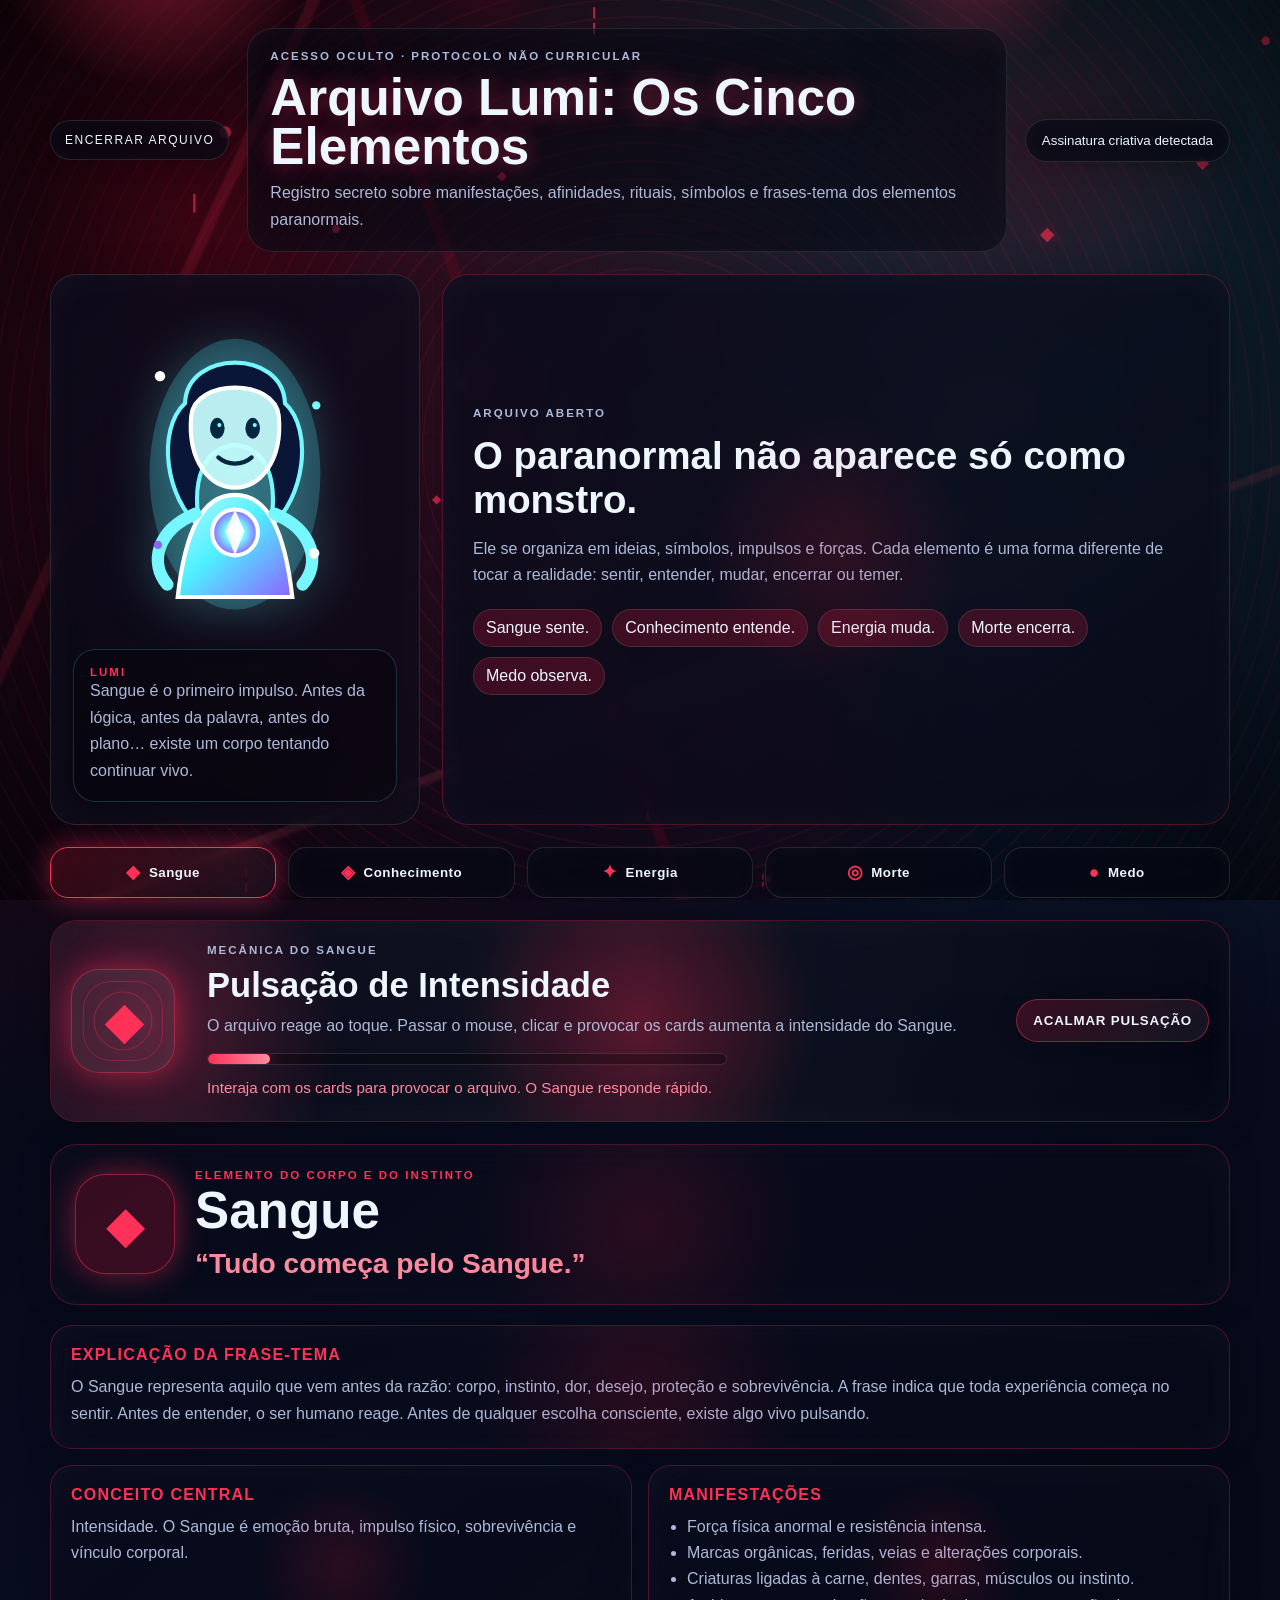
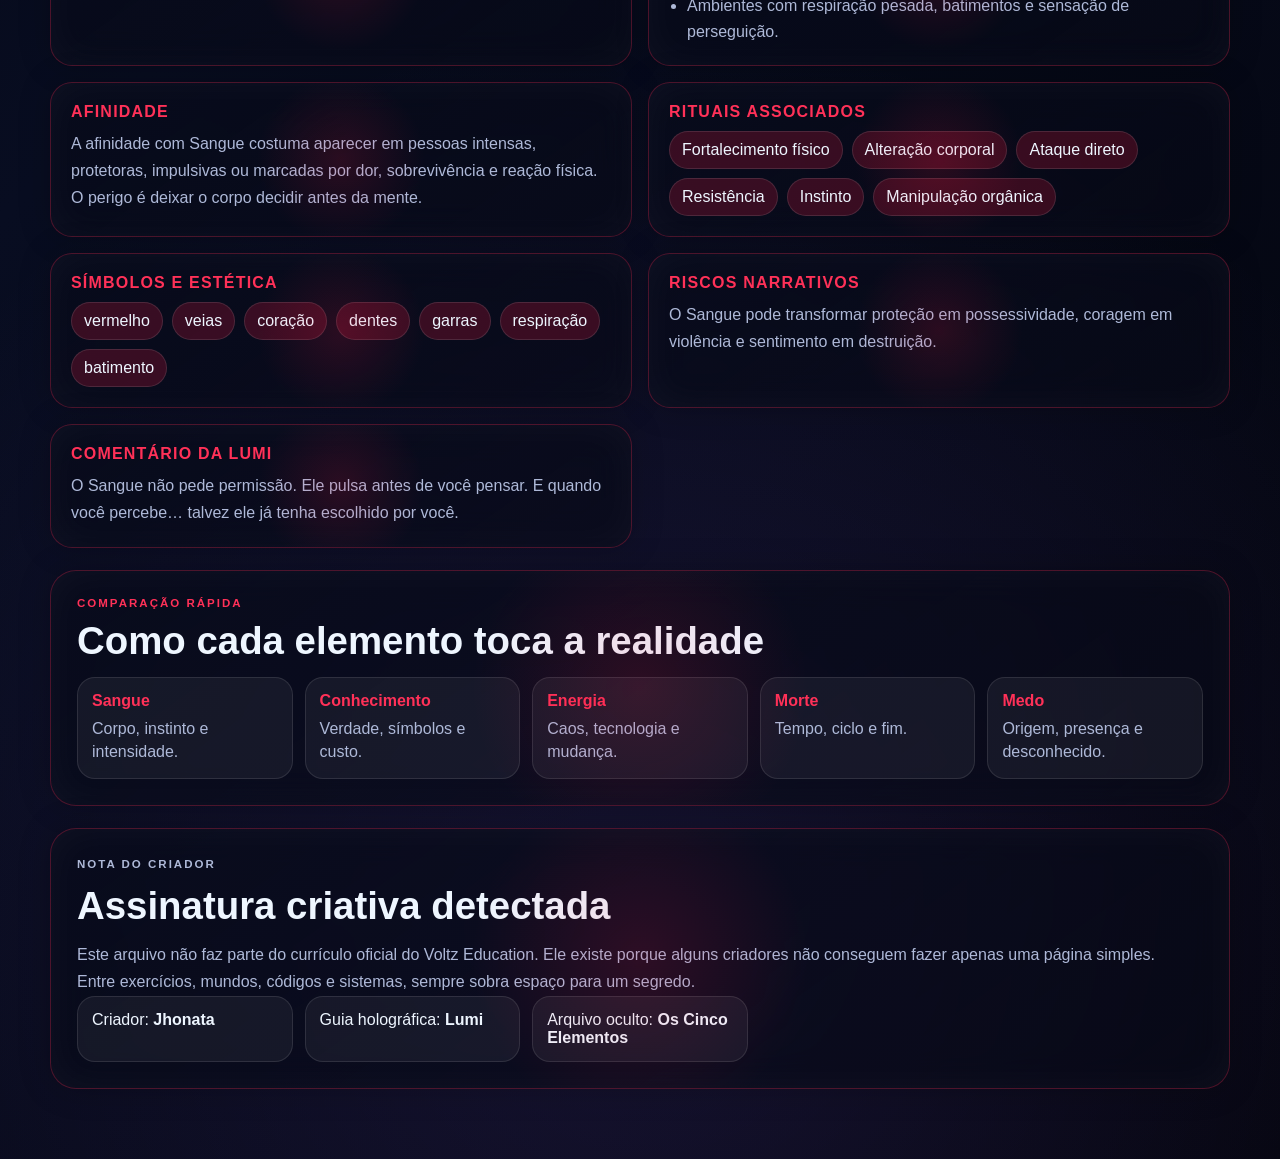
<file: easter-egg/ordo.html>
<!DOCTYPE html>
<html lang="pt-BR">
<head>
  <meta charset="UTF-8" />
  <meta name="viewport" content="width=device-width, initial-scale=1.0" />
  <title>Arquivo Lumi — Os Cinco Elementos</title>
  <link rel="stylesheet" href="../assets/css/ordo.css" />
</head>
<body class="ordo-page sangue" data-element="sangue">
  <div class="corruption-layer" aria-hidden="true"></div>
  <div class="particle-layer" id="particleLayer" aria-hidden="true"></div>
  <div class="sigil-layer" aria-hidden="true"></div>
  <div class="noise-layer" aria-hidden="true"></div>
  <div class="vignette-layer" aria-hidden="true"></div>

  <main class="archive-shell">
    <header class="archive-header">
      <a href="../index.html" class="back-link" aria-label="Voltar ao Voltz Education">
        ENCERRAR ARQUIVO
      </a>

      <div class="archive-title-block">
        <p class="archive-kicker">ACESSO OCULTO · PROTOCOLO NÃO CURRICULAR</p>
        <h1 class="archive-title">Arquivo Lumi: Os Cinco Elementos</h1>
        <p>
          Registro secreto sobre manifestações, afinidades, rituais, símbolos e frases-tema dos elementos paranormais.
        </p>
      </div>

      <button class="creator-chip" id="creatorChip" type="button">
        Assinatura criativa detectada
      </button>
    </header>

    <section class="hero-panel" aria-label="Introdução da Lumi">
      <aside class="lumi-panel">
        <div class="lumi-hologram" aria-hidden="true">
          <svg class="lumi-svg" viewBox="0 0 240 320" role="img" aria-label="Lumi holográfica">
            <defs>
              <linearGradient id="lumiBody" x1="0%" y1="0%" x2="100%" y2="100%">
                <stop offset="0%" stop-color="#b8fbff" />
                <stop offset="45%" stop-color="#4eefff" />
                <stop offset="100%" stop-color="#8d62ff" />
              </linearGradient>
              <radialGradient id="lumiCore" cx="50%" cy="50%" r="50%">
                <stop offset="0%" stop-color="#ffffff" />
                <stop offset="45%" stop-color="#76f7ff" />
                <stop offset="100%" stop-color="#8d62ff" />
              </radialGradient>
            </defs>

            <ellipse class="lumi-aura" cx="120" cy="170" rx="82" ry="130" fill="#4eefff" />
            <path class="lumi-hair" d="M72 102 C74 50, 166 50, 168 102 C196 128, 186 195, 154 220 C162 174, 150 145, 120 142 C90 145, 78 174, 86 220 C54 195, 44 128, 72 102Z" fill="#0a1638" stroke="#76f7ff" stroke-width="4" />
            <path class="lumi-face" d="M78 114 C82 78, 158 78, 162 114 C166 159, 143 183, 120 183 C97 183, 74 159, 78 114Z" fill="rgba(200,255,255,.92)" stroke="#ffffff" stroke-width="4" />
            <ellipse class="lumi-eye" cx="103" cy="126" rx="7" ry="10" fill="#05263f" />
            <ellipse class="lumi-eye" cx="137" cy="126" rx="7" ry="10" fill="#05263f" />
            <circle cx="105" cy="123" r="2" fill="#78f7ff" />
            <circle cx="139" cy="123" r="2" fill="#78f7ff" />
            <path d="M104 154 C113 162, 127 162, 136 154" fill="none" stroke="#05263f" stroke-width="4" stroke-linecap="round" />
            <path class="lumi-body" d="M65 288 C72 226, 88 190, 120 190 C152 190, 168 226, 175 288 Z" fill="url(#lumiBody)" stroke="#ffffff" stroke-width="4" />
            <circle class="lumi-core" cx="120" cy="226" r="22" fill="url(#lumiCore)" stroke="#ffffff" stroke-width="4" />
            <path d="M120 204 L129 225 L120 248 L111 225 Z" fill="#ffffff" opacity=".92" />
            <path class="lumi-arm left" d="M82 208 C44 224, 38 256, 55 276" fill="none" stroke="#76f7ff" stroke-width="12" stroke-linecap="round" />
            <path class="lumi-arm right" d="M158 208 C196 224, 202 256, 185 276" fill="none" stroke="#76f7ff" stroke-width="12" stroke-linecap="round" />
            <circle class="lumi-particle p1" cx="48" cy="76" r="5" fill="#ffffff" />
            <circle class="lumi-particle p2" cx="198" cy="104" r="4" fill="#76f7ff" />
            <circle class="lumi-particle p3" cx="46" cy="238" r="4" fill="#8d62ff" />
            <circle class="lumi-particle p4" cx="196" cy="246" r="5" fill="#ffffff" />
          </svg>
        </div>

        <div class="lumi-dialogue">
          <p class="speaker">Lumi</p>
          <p id="lumiSpeech">
            Você encontrou uma página que não estava no currículo do Voltz Education. Se chegou até aqui, vamos estudar algo mais antigo, mais perigoso… e muito menos seguro.
          </p>
        </div>
      </aside>

      <section class="intro-card content-card">
        <p class="section-label">ARQUIVO ABERTO</p>
        <h2>O paranormal não aparece só como monstro.</h2>
        <p>
          Ele se organiza em ideias, símbolos, impulsos e forças. Cada elemento é uma forma diferente de tocar a realidade: sentir, entender, mudar, encerrar ou temer.
        </p>
        <div class="quick-summary">
          <span>Sangue sente.</span>
          <span>Conhecimento entende.</span>
          <span>Energia muda.</span>
          <span>Morte encerra.</span>
          <span>Medo observa.</span>
        </div>
      </section>
    </section>

    <nav class="element-tabs" aria-label="Selecionar elemento">
      <button class="element-tab active" data-element="sangue" type="button">
        <span class="tab-icon">◆</span>
        Sangue
      </button>
      <button class="element-tab" data-element="conhecimento" type="button">
        <span class="tab-icon">◈</span>
        Conhecimento
      </button>
      <button class="element-tab" data-element="energia" type="button">
        <span class="tab-icon">✦</span>
        Energia
      </button>
      <button class="element-tab" data-element="morte" type="button">
        <span class="tab-icon">◎</span>
        Morte
      </button>
      <button class="element-tab" data-element="medo" type="button">
        <span class="tab-icon">●</span>
        Medo
      </button>
    </nav>



    <section class="mechanic-panel content-card" id="mechanicPanel" aria-live="polite">
      <div class="mechanic-seal" id="mechanicSeal" aria-hidden="true">◆</div>

      <div class="mechanic-info">
        <p class="section-label" id="mechanicKicker">MECÂNICA DO ELEMENTO</p>
        <h2 id="mechanicTitle">Pulsação do Sangue</h2>
        <p id="mechanicDescription">O arquivo reage à sua interação. Quanto mais você toca nos dados, mais o Sangue pulsa.</p>

        <div class="mechanic-meter" id="mechanicMeter" aria-hidden="true">
          <span id="mechanicMeterBar"></span>
        </div>

        <div class="mechanic-extra" id="mechanicExtra"></div>
      </div>

      <button class="mechanic-action" id="mechanicAction" type="button">Acalmar pulsação</button>
    </section>

    <section class="element-file" id="elementFile" aria-live="polite">
      <div class="element-main-card content-card">
        <div class="element-symbol" id="elementSymbol">◆</div>
        <div>
          <p class="section-label" id="elementLabel">ELEMENTO SELECIONADO</p>
          <h2 id="elementName">Sangue</h2>
          <blockquote id="elementQuote">“Tudo começa pelo Sangue.”</blockquote>
        </div>
      </div>

      <div class="archive-grid">
        <article class="data-card large content-card">
          <h3>Explicação da frase-tema</h3>
          <p id="phraseExplanation"></p>
        </article>

        <article class="data-card content-card">
          <h3>Conceito central</h3>
          <p id="centralConcept"></p>
        </article>

        <article class="data-card content-card">
          <h3>Manifestações</h3>
          <ul id="manifestations"></ul>
        </article>

        <article class="data-card content-card">
          <h3>Afinidade</h3>
          <p id="affinity"></p>
        </article>

        <article class="data-card content-card">
          <h3>Rituais associados</h3>
          <div class="ritual-list" id="rituals"></div>
        </article>

        <article class="data-card content-card">
          <h3>Símbolos e estética</h3>
          <div class="tag-list" id="aesthetics"></div>
        </article>

        <article class="data-card warning-card content-card">
          <h3>Riscos narrativos</h3>
          <p id="risks"></p>
        </article>

        <article class="data-card lumi-note-card content-card">
          <h3>Comentário da Lumi</h3>
          <p id="lumiNote"></p>
        </article>
      </div>
    </section>

    <section class="comparison-panel content-card">
      <p class="section-label">COMPARAÇÃO RÁPIDA</p>
      <h2>Como cada elemento toca a realidade</h2>
      <div class="comparison-grid">
        <div><strong>Sangue</strong><span>Corpo, instinto e intensidade.</span></div>
        <div><strong>Conhecimento</strong><span>Verdade, símbolos e custo.</span></div>
        <div><strong>Energia</strong><span>Caos, tecnologia e mudança.</span></div>
        <div><strong>Morte</strong><span>Tempo, ciclo e fim.</span></div>
        <div><strong>Medo</strong><span>Origem, presença e desconhecido.</span></div>
      </div>
    </section>

    <section class="creator-note content-card" id="creatorNote">
      <p class="section-label">NOTA DO CRIADOR</p>
      <h2>Assinatura criativa detectada</h2>
      <p>
        Este arquivo não faz parte do currículo oficial do Voltz Education. Ele existe porque alguns criadores não conseguem fazer apenas uma página simples.
      </p>
      <p>
        Entre exercícios, mundos, códigos e sistemas, sempre sobra espaço para um segredo.
      </p>
      <div class="creator-grid">
        <span>Criador: <strong>Jhonata</strong></span>
        <span>Guia holográfica: <strong>Lumi</strong></span>
        <span>Arquivo oculto: <strong>Os Cinco Elementos</strong></span>
      </div>
    </section>
  </main>

  <script src="../assets/js/ordo.js"></script>
</body>
</html>
</file>
<file: assets/css/ordo.css>
:root {
  --bg: #02030a;
  --panel: rgba(8, 11, 27, 0.78);
  --panel-strong: rgba(10, 14, 34, 0.94);
  --text: #eef6ff;
  --muted: #aeb9d8;
  --line: rgba(255, 255, 255, 0.12);
  --accent: #ff3158;
  --accent-soft: rgba(255, 49, 88, 0.18);
  --accent-glow: rgba(255, 49, 88, 0.38);
  --second: #6ef7ff;
  --danger-dark: #24040a;
  --radius: 26px;
}

* {
  box-sizing: border-box;
  margin: 0;
  padding: 0;
}

html {
  scroll-behavior: smooth;
}

body {
  min-height: 100vh;
  overflow-x: hidden;
  background:
    radial-gradient(circle at 18% 12%, var(--accent-soft), transparent 32%),
    radial-gradient(circle at 88% 8%, rgba(110, 247, 255, 0.14), transparent 30%),
    radial-gradient(circle at 50% 92%, rgba(141, 98, 255, 0.13), transparent 35%),
    linear-gradient(135deg, #02030a, #080d21 45%, #03040b);
  color: var(--text);
  font-family: Arial, Helvetica, sans-serif;
}

body.sangue {
  --accent: #ff3158;
  --accent-soft: rgba(255, 25, 65, 0.2);
  --accent-glow: rgba(255, 49, 88, 0.48);
  --second: #ff8a9f;
}

body.conhecimento {
  --accent: #ffd35a;
  --accent-soft: rgba(255, 211, 90, 0.2);
  --accent-glow: rgba(255, 211, 90, 0.45);
  --second: #fff4c0;
}

body.energia {
  --accent: #9c5cff;
  --accent-soft: rgba(156, 92, 255, 0.22);
  --accent-glow: rgba(0, 234, 255, 0.48);
  --second: #00eaff;
}

body.morte {
  --accent: #c7d5d1;
  --accent-soft: rgba(199, 213, 209, 0.16);
  --accent-glow: rgba(199, 213, 209, 0.3);
  --second: #98ffe5;
}

body.medo {
  --accent: #6a8dff;
  --accent-soft: rgba(25, 41, 88, 0.5);
  --accent-glow: rgba(106, 141, 255, 0.26);
  --second: #e8eeff;
}

.corruption-layer,
.particle-layer,
.sigil-layer,
.noise-layer,
.vignette-layer {
  position: fixed;
  inset: 0;
  pointer-events: none;
}

.corruption-layer {
  z-index: 0;
  opacity: 0.9;
  transition: opacity 0.45s ease, filter 0.45s ease;
}

.particle-layer {
  z-index: 2;
  overflow: hidden;
}

.sigil-layer {
  z-index: 1;
  opacity: 0.35;
}

.noise-layer {
  z-index: 3;
  opacity: 0.08;
  background-image:
    linear-gradient(90deg, rgba(255, 255, 255, 0.11) 1px, transparent 1px),
    linear-gradient(rgba(255, 255, 255, 0.08) 1px, transparent 1px);
  background-size: 54px 54px;
  mask-image: radial-gradient(circle, #000, transparent 82%);
  mix-blend-mode: screen;
}

.vignette-layer {
  z-index: 4;
  background: radial-gradient(circle at center, transparent 45%, rgba(0, 0, 0, 0.72) 100%);
  opacity: 0.72;
}

body.sangue .corruption-layer {
  background:
    radial-gradient(circle at 15% 24%, rgba(120, 0, 22, 0.34), transparent 14%),
    radial-gradient(circle at 82% 18%, rgba(160, 0, 34, 0.26), transparent 16%),
    radial-gradient(circle at 62% 86%, rgba(80, 0, 20, 0.24), transparent 20%),
    repeating-radial-gradient(circle at 50% 50%, rgba(255, 49, 88, 0.09) 0 2px, transparent 2px 18px);
  animation: bloodPagePulse 2.3s infinite ease-in-out;
}

body.sangue .corruption-layer::before,
body.sangue .corruption-layer::after {
  content: "";
  position: absolute;
  inset: 0;
  background:
    linear-gradient(115deg, transparent 0 18%, rgba(255, 49, 88, 0.22) 18.2% 18.7%, transparent 19% 100%),
    linear-gradient(70deg, transparent 0 42%, rgba(170, 0, 38, 0.22) 42.2% 42.8%, transparent 43% 100%),
    linear-gradient(160deg, transparent 0 68%, rgba(255, 100, 118, 0.18) 68.2% 68.6%, transparent 69% 100%);
  filter: blur(0.3px);
  animation: veinCrawl 8s infinite alternate ease-in-out;
}

body.sangue .corruption-layer::after {
  background:
    radial-gradient(ellipse at 12% -5%, rgba(255, 49, 88, 0.72), transparent 10%),
    radial-gradient(ellipse at 38% -8%, rgba(125, 0, 28, 0.62), transparent 8%),
    radial-gradient(ellipse at 76% -6%, rgba(255, 49, 88, 0.52), transparent 9%);
  animation: bloodDrip 6.5s infinite ease-in-out;
}

body.conhecimento .corruption-layer {
  background:
    radial-gradient(circle at 50% 38%, rgba(255, 211, 90, 0.12), transparent 32%),
    repeating-conic-gradient(from 0deg at 50% 50%, rgba(255, 211, 90, 0.07) 0deg 8deg, transparent 8deg 18deg);
}

body.conhecimento .sigil-layer {
  background:
    linear-gradient(45deg, transparent 47%, rgba(255, 211, 90, 0.11) 48%, transparent 49%),
    linear-gradient(-45deg, transparent 47%, rgba(255, 211, 90, 0.11) 48%, transparent 49%);
  background-size: 110px 110px;
  animation: sigilDrift 18s infinite linear;
}

body.energia .corruption-layer {
  background:
    radial-gradient(circle at 18% 16%, rgba(0, 234, 255, 0.22), transparent 24%),
    radial-gradient(circle at 82% 18%, rgba(156, 92, 255, 0.28), transparent 25%),
    repeating-linear-gradient(0deg, rgba(0, 234, 255, 0.045) 0 2px, transparent 2px 6px);
  animation: energyBackgroundGlitch 1.7s infinite steps(2);
}

body.energia .noise-layer {
  opacity: 0.18;
  background-size: 14px 14px;
  animation: energyNoise 0.32s infinite steps(2);
}

body.morte .corruption-layer {
  background:
    radial-gradient(circle at 50% 18%, rgba(199, 213, 209, 0.12), transparent 30%),
    linear-gradient(180deg, rgba(4, 12, 14, 0.2), rgba(0, 0, 0, 0.48));
  filter: saturate(0.55);
}

body.morte .archive-shell,
body.morte .content-card,
body.morte .lumi-panel {
  transition-duration: 900ms;
}

body.medo .corruption-layer {
  background:
    radial-gradient(circle at 50% 42%, rgba(20, 29, 58, 0.25), transparent 22%),
    radial-gradient(circle at 50% 50%, transparent 0 34%, rgba(0, 0, 0, 0.38) 60%, rgba(0, 0, 0, 0.8) 100%);
  animation: fearBreath 6s infinite ease-in-out;
}

body.medo .vignette-layer {
  opacity: 0.95;
}

body.medo .noise-layer {
  opacity: 0.14;
  background-size: 90px 90px;
}

.archive-shell {
  position: relative;
  z-index: 10;
  width: min(1180px, calc(100% - 32px));
  margin: 0 auto;
  padding: 28px 0 70px;
}

.archive-header {
  display: grid;
  grid-template-columns: auto 1fr auto;
  gap: 18px;
  align-items: center;
  margin-bottom: 22px;
}

.back-link,
.creator-chip,
.element-tab {
  border: 1px solid var(--line);
  color: var(--text);
  background: rgba(5, 7, 18, 0.72);
  box-shadow: 0 0 24px rgba(0, 0, 0, 0.22), inset 0 0 20px rgba(255, 255, 255, 0.03);
  backdrop-filter: blur(16px);
}

.back-link {
  text-decoration: none;
  padding: 12px 14px;
  border-radius: 999px;
  font-size: 0.75rem;
  letter-spacing: 1.5px;
  transition: transform 0.2s ease, border-color 0.2s ease, box-shadow 0.2s ease;
}

.back-link:hover,
.creator-chip:hover,
.element-tab:hover {
  transform: translateY(-2px);
  border-color: var(--accent);
  box-shadow: 0 0 28px var(--accent-glow);
}

.archive-title-block {
  padding: 18px 22px;
  border-radius: var(--radius);
  background: rgba(5, 7, 18, 0.62);
  border: 1px solid rgba(255, 255, 255, 0.1);
  box-shadow: inset 0 0 35px rgba(255, 255, 255, 0.035);
}

.archive-kicker,
.section-label,
.speaker {
  color: var(--accent);
  letter-spacing: 2px;
  font-size: 0.72rem;
  font-weight: 900;
  text-transform: uppercase;
}

.archive-title {
  font-size: clamp(2rem, 4vw, 4.6rem);
  line-height: 0.95;
  margin: 8px 0;
  text-shadow: 0 0 22px var(--accent-glow);
}

.creator-chip {
  border-radius: 999px;
  padding: 13px 16px;
  cursor: pointer;
}

.hero-panel {
  display: grid;
  grid-template-columns: 370px 1fr;
  gap: 22px;
  align-items: stretch;
  margin-bottom: 22px;
}

.lumi-panel,
.intro-card,
.element-main-card,
.data-card,
.comparison-panel,
.creator-note {
  border: 1px solid rgba(255, 255, 255, 0.12);
  background: linear-gradient(145deg, rgba(8, 11, 27, 0.82), rgba(7, 9, 22, 0.62));
  box-shadow:
    0 0 32px rgba(0, 0, 0, 0.22),
    inset 0 0 42px rgba(255, 255, 255, 0.035);
  backdrop-filter: blur(18px);
}

.content-card {
  position: relative;
  overflow: hidden;
}

.content-card::before {
  content: "";
  position: absolute;
  inset: 0;
  border-radius: inherit;
  pointer-events: none;
  background: radial-gradient(circle at var(--mouse-x, 50%) var(--mouse-y, 50%), var(--accent-soft), transparent 28%);
  opacity: 0.7;
}

.lumi-panel {
  border-radius: var(--radius);
  padding: 22px;
}

.lumi-hologram {
  width: min(250px, 100%);
  margin: 0 auto;
  filter: drop-shadow(0 0 28px rgba(110, 247, 255, 0.35));
  animation: lumiFloat 4s infinite ease-in-out;
}

.lumi-svg {
  width: 100%;
  height: auto;
  overflow: visible;
}

.lumi-aura {
  opacity: 0.22;
  animation: lumiAura 2.4s infinite ease-in-out;
}

.lumi-core {
  animation: lumiCorePulse 1.6s infinite ease-in-out;
}

.lumi-particle {
  animation: lumiParticleFloat 3s infinite ease-in-out;
}

.lumi-dialogue {
  margin-top: 14px;
  border-radius: 22px;
  padding: 16px;
  border: 1px solid rgba(110, 247, 255, 0.18);
  background: rgba(0, 0, 0, 0.22);
}

.lumi-dialogue p:last-child,
.intro-card p,
.data-card p,
.creator-note p,
.archive-title-block p {
  color: var(--muted);
  line-height: 1.68;
}

.intro-card {
  border-radius: var(--radius);
  padding: 30px;
  display: flex;
  flex-direction: column;
  justify-content: center;
}

.intro-card h2,
.comparison-panel h2,
.creator-note h2 {
  font-size: clamp(1.5rem, 3vw, 3rem);
  margin: 10px 0 14px;
}

.quick-summary {
  display: flex;
  flex-wrap: wrap;
  gap: 10px;
  margin-top: 20px;
}

.quick-summary span,
.ritual-item,
.tag-list span {
  border-radius: 999px;
  padding: 9px 12px;
  background: var(--accent-soft);
  color: var(--text);
  border: 1px solid rgba(255, 255, 255, 0.11);
}

.element-tabs {
  position: sticky;
  top: 10px;
  z-index: 20;
  display: grid;
  grid-template-columns: repeat(5, minmax(120px, 1fr));
  gap: 12px;
  margin-bottom: 22px;
}

.element-tab {
  padding: 14px 12px;
  border-radius: 18px;
  cursor: pointer;
  font-weight: 900;
  letter-spacing: 0.5px;
  display: flex;
  align-items: center;
  justify-content: center;
  gap: 8px;
  transition: transform 0.2s ease, border-color 0.2s ease, box-shadow 0.2s ease, background 0.2s ease;
}

.element-tab.active {
  border-color: var(--accent);
  background: linear-gradient(145deg, var(--accent-soft), rgba(255, 255, 255, 0.04));
  box-shadow: 0 0 28px var(--accent-glow);
}

.tab-icon {
  font-size: 1.1rem;
  color: var(--accent);
}

.element-main-card {
  border-radius: var(--radius);
  padding: 24px;
  display: flex;
  align-items: center;
  gap: 20px;
  margin-bottom: 20px;
}

.element-symbol {
  width: 100px;
  height: 100px;
  flex: 0 0 auto;
  display: grid;
  place-items: center;
  font-size: 3.2rem;
  border-radius: 30px;
  color: var(--accent);
  background: var(--accent-soft);
  border: 1px solid var(--accent-glow);
  box-shadow: 0 0 30px var(--accent-glow);
}

.element-main-card h2 {
  font-size: clamp(2rem, 4vw, 4rem);
}

blockquote {
  margin-top: 8px;
  font-size: clamp(1.1rem, 2.2vw, 2rem);
  color: var(--second);
  font-weight: 900;
}

.archive-grid {
  display: grid;
  grid-template-columns: repeat(2, minmax(0, 1fr));
  gap: 16px;
}

.data-card {
  border-radius: 22px;
  padding: 20px;
}

.data-card.large {
  grid-column: 1 / -1;
}

.data-card h3 {
  color: var(--accent);
  margin-bottom: 10px;
  font-size: 1rem;
  text-transform: uppercase;
  letter-spacing: 1.2px;
}

.data-card ul {
  padding-left: 18px;
  color: var(--muted);
  line-height: 1.65;
}

.ritual-list,
.tag-list {
  display: flex;
  flex-wrap: wrap;
  gap: 9px;
}

.warning-card {
  border-color: rgba(255, 90, 90, 0.28);
}

.lumi-note-card {
  border-color: rgba(110, 247, 255, 0.24);
}

.comparison-panel,
.creator-note {
  margin-top: 22px;
  border-radius: var(--radius);
  padding: 26px;
}

.comparison-grid,
.creator-grid {
  display: grid;
  grid-template-columns: repeat(5, minmax(0, 1fr));
  gap: 12px;
}

.comparison-grid div,
.creator-grid span {
  border-radius: 18px;
  padding: 14px;
  background: rgba(255, 255, 255, 0.055);
  border: 1px solid rgba(255, 255, 255, 0.1);
}

.comparison-grid strong,
.comparison-grid span {
  display: block;
}

.comparison-grid strong {
  color: var(--accent);
  margin-bottom: 7px;
}

.comparison-grid span {
  color: var(--muted);
  line-height: 1.45;
}

.particle {
  position: absolute;
  color: var(--accent);
  text-shadow: 0 0 18px var(--accent-glow);
  opacity: 0.75;
  user-select: none;
}

.particle-sangue {
  color: #ff3158;
  animation: particleDrop linear infinite;
}

.particle-conhecimento {
  color: #ffd35a;
  animation: particleFloatSlow linear infinite;
}

.particle-energia {
  color: #00eaff;
  animation: particleSpark linear infinite;
}

.particle-morte {
  color: #c7d5d1;
  animation: particleAsh linear infinite;
}

.particle-medo {
  color: #6a8dff;
  animation: particleFear linear infinite;
}

body.sangue .content-card {
  border-color: rgba(255, 49, 88, 0.28);
}

body.sangue .content-card:hover {
  animation: bloodSmallImpact 0.28s ease;
}

body.conhecimento .content-card {
  border-color: rgba(255, 211, 90, 0.28);
}

body.conhecimento .content-card::after {
  content: "";
  position: absolute;
  inset: 10px;
  border: 1px solid rgba(255, 211, 90, 0.12);
  border-radius: inherit;
  pointer-events: none;
}

body.energia .archive-title,
body.energia .element-main-card,
body.energia .data-card {
  animation: energyJitter 2.5s infinite steps(2);
}

body.energia .mutable-energy-text {
  color: var(--second);
  text-shadow: 0 0 16px rgba(0, 234, 255, 0.52);
}

body.morte .content-card {
  filter: saturate(0.72) brightness(0.9);
}

body.medo .archive-title {
  animation: fearShift 5.5s infinite ease-in-out;
}

body.medo .content-card {
  filter: contrast(1.08) brightness(0.84);
}

body.element-transition.sangue .element-file {
  animation: bloodImpact 0.6s ease;
}

body.element-transition.conhecimento .element-file {
  animation: knowledgeReveal 0.75s ease;
}

body.element-transition.energia .element-file {
  animation: energyBreak 0.55s ease;
}

body.element-transition.morte .element-file {
  animation: deathFade 1s ease;
}

body.element-transition.medo .element-file {
  animation: fearAppear 0.9s ease;
}

@keyframes lumiFloat {
  0%, 100% { transform: translateY(0); }
  50% { transform: translateY(-10px); }
}

@keyframes lumiAura {
  0%, 100% { opacity: 0.15; transform: scale(0.95); }
  50% { opacity: 0.38; transform: scale(1.06); }
}

@keyframes lumiCorePulse {
  0%, 100% { transform: scale(1); opacity: 0.85; }
  50% { transform: scale(1.12); opacity: 1; }
}

@keyframes lumiParticleFloat {
  0%, 100% { transform: translateY(0); opacity: 0.55; }
  50% { transform: translateY(-12px); opacity: 1; }
}

@keyframes bloodPagePulse {
  0%, 100% { filter: brightness(0.96) saturate(1); transform: scale(1); }
  50% { filter: brightness(1.18) saturate(1.2); transform: scale(1.015); }
}

@keyframes veinCrawl {
  0% { opacity: 0.35; transform: translateX(-10px) scale(1); }
  100% { opacity: 0.7; transform: translateX(14px) scale(1.04); }
}

@keyframes bloodDrip {
  0%, 100% { transform: translateY(-20px); opacity: 0.45; }
  55% { transform: translateY(24px); opacity: 0.75; }
}

@keyframes sigilDrift {
  from { background-position: 0 0; transform: rotate(0deg); }
  to { background-position: 220px 220px; transform: rotate(1deg); }
}

@keyframes energyBackgroundGlitch {
  0%, 100% { transform: translate(0, 0); filter: hue-rotate(0deg); }
  20% { transform: translate(2px, -1px); }
  40% { transform: translate(-2px, 1px); filter: hue-rotate(22deg); }
  60% { transform: translate(1px, 2px); }
  80% { transform: translate(-1px, -2px); }
}

@keyframes energyNoise {
  0%, 100% { transform: translate(0, 0); }
  50% { transform: translate(8px, -6px); }
}

@keyframes fearBreath {
  0%, 100% { opacity: 0.7; transform: scale(1); }
  50% { opacity: 1; transform: scale(1.03); }
}

@keyframes energyJitter {
  0%, 100% { transform: translate(0, 0); }
  48% { transform: translate(0, 0); }
  50% { transform: translate(1px, -1px); }
  52% { transform: translate(-1px, 1px); }
  54% { transform: translate(0, 0); }
}

@keyframes fearShift {
  0%, 100% { transform: translate(0, 0); opacity: 1; }
  36% { transform: translate(0, 0); }
  38% { transform: translate(-2px, 1px); opacity: 0.76; }
  39% { transform: translate(1px, -1px); opacity: 1; }
  40% { transform: translate(0, 0); }
}

@keyframes bloodSmallImpact {
  0%, 100% { transform: translate(0, 0); }
  35% { transform: translate(2px, 0); }
  70% { transform: translate(-2px, 0); }
}

@keyframes bloodImpact {
  0% { transform: scale(0.985); filter: brightness(1.4); }
  100% { transform: scale(1); filter: brightness(1); }
}

@keyframes knowledgeReveal {
  0% { opacity: 0; filter: blur(10px); transform: translateY(14px); }
  100% { opacity: 1; filter: blur(0); transform: translateY(0); }
}

@keyframes energyBreak {
  0% { opacity: 0.45; transform: translateX(-8px) skewX(-3deg); filter: hue-rotate(90deg); }
  35% { transform: translateX(8px) skewX(3deg); }
  100% { opacity: 1; transform: translateX(0) skewX(0); filter: hue-rotate(0deg); }
}

@keyframes deathFade {
  0% { opacity: 0; filter: grayscale(1) blur(8px); }
  100% { opacity: 1; filter: grayscale(0) blur(0); }
}

@keyframes fearAppear {
  0% { opacity: 0; transform: scale(0.985); filter: brightness(0.55) blur(6px); }
  70% { opacity: 0.85; }
  100% { opacity: 1; transform: scale(1); filter: brightness(1) blur(0); }
}

@keyframes particleDrop {
  from { transform: translateY(-16vh); opacity: 0; }
  18% { opacity: 0.9; }
  to { transform: translateY(110vh); opacity: 0; }
}

@keyframes particleFloatSlow {
  from { transform: translateY(12vh) rotate(0deg); opacity: 0; }
  20% { opacity: 0.75; }
  to { transform: translateY(-110vh) rotate(180deg); opacity: 0; }
}

@keyframes particleSpark {
  0% { transform: translate(0, 0) scale(0.6); opacity: 0; }
  20% { opacity: 1; }
  55% { transform: translate(18px, -32px) scale(1.15); opacity: 0.8; }
  100% { transform: translate(-12px, -90px) scale(0.4); opacity: 0; }
}

@keyframes particleAsh {
  from { transform: translateY(-8vh) translateX(0); opacity: 0; }
  18% { opacity: 0.55; }
  to { transform: translateY(108vh) translateX(42px); opacity: 0; }
}

@keyframes particleFear {
  0%, 100% { opacity: 0; transform: scale(0.8); }
  50% { opacity: 0.42; transform: scale(1.2); }
}

@media (max-width: 900px) {
  .archive-header,
  .hero-panel {
    grid-template-columns: 1fr;
  }

  .element-tabs {
    grid-template-columns: repeat(2, minmax(0, 1fr));
    position: relative;
    top: 0;
  }

  .archive-grid,
  .comparison-grid,
  .creator-grid {
    grid-template-columns: 1fr;
  }

  .element-main-card {
    align-items: flex-start;
  }
}

@media (max-width: 560px) {
  .archive-shell {
    width: min(100% - 20px, 1180px);
    padding-top: 14px;
  }

  .archive-title-block,
  .intro-card,
  .data-card,
  .comparison-panel,
  .creator-note,
  .lumi-panel {
    padding: 16px;
  }

  .element-tabs {
    grid-template-columns: 1fr;
  }

  .element-symbol {
    width: 72px;
    height: 72px;
    font-size: 2rem;
    border-radius: 20px;
  }

  .particle-layer {
    opacity: 0.65;
  }
}

/* ORDO 3.0 — Arquivo Vivo: mecânicas únicas por elemento */
.mechanic-panel {
  position: relative;
  z-index: 12;
  display: grid;
  grid-template-columns: 118px 1fr auto;
  gap: 18px;
  align-items: center;
  margin: 0 0 22px;
  padding: 20px;
  border-radius: var(--radius);
  border: 1px solid rgba(255, 255, 255, 0.13);
  background:
    radial-gradient(circle at var(--mouse-x, 50%) var(--mouse-y, 50%), var(--accent-soft), transparent 30%),
    linear-gradient(145deg, rgba(8, 11, 27, 0.88), rgba(4, 6, 18, 0.72));
  box-shadow:
    0 0 34px rgba(0, 0, 0, 0.28),
    inset 0 0 42px rgba(255, 255, 255, 0.035);
  backdrop-filter: blur(18px);
  overflow: hidden;
}

.mechanic-panel::after {
  content: "";
  position: absolute;
  inset: 0;
  pointer-events: none;
  opacity: 0.65;
  background:
    linear-gradient(90deg, transparent, rgba(255, 255, 255, 0.055), transparent),
    radial-gradient(circle at 8% 50%, var(--accent-glow), transparent 18%);
  mix-blend-mode: screen;
}

.mechanic-seal {
  position: relative;
  z-index: 2;
  width: 104px;
  height: 104px;
  display: grid;
  place-items: center;
  border-radius: 28px;
  color: var(--accent);
  font-size: 3rem;
  font-weight: 900;
  background: rgba(255, 255, 255, 0.055);
  border: 1px solid var(--accent-glow);
  box-shadow: 0 0 30px var(--accent-glow), inset 0 0 22px rgba(255, 255, 255, 0.045);
}

.mechanic-seal::before,
.mechanic-seal::after {
  content: "";
  position: absolute;
  inset: 11px;
  border-radius: inherit;
  border: 1px solid var(--accent-glow);
  opacity: 0.7;
}

.mechanic-seal::after {
  inset: 22px;
  transform: rotate(45deg);
}

.mechanic-info {
  position: relative;
  z-index: 2;
}

.mechanic-info h2 {
  font-size: clamp(1.35rem, 2.7vw, 2.35rem);
  margin: 6px 0 8px;
}

.mechanic-info p {
  color: var(--muted);
  line-height: 1.62;
}

.mechanic-meter {
  height: 12px;
  width: min(520px, 100%);
  margin-top: 14px;
  border-radius: 999px;
  overflow: hidden;
  border: 1px solid rgba(255, 255, 255, 0.12);
  background: rgba(0, 0, 0, 0.28);
}

.mechanic-meter span {
  display: block;
  width: 0%;
  height: 100%;
  border-radius: inherit;
  background: linear-gradient(90deg, var(--accent), var(--second));
  box-shadow: 0 0 18px var(--accent-glow);
  transition: width 0.35s ease;
}

.mechanic-extra {
  min-height: 24px;
  margin-top: 12px;
  color: var(--second);
  font-size: 0.95rem;
  line-height: 1.5;
}

.mechanic-action {
  position: relative;
  z-index: 2;
  min-width: 190px;
  padding: 13px 16px;
  border-radius: 999px;
  cursor: pointer;
  font-weight: 900;
  text-transform: uppercase;
  letter-spacing: 0.8px;
  color: var(--text);
  background: linear-gradient(145deg, var(--accent-soft), rgba(255, 255, 255, 0.055));
  border: 1px solid var(--accent-glow);
  box-shadow: 0 0 22px rgba(0, 0, 0, 0.18);
  transition: transform 0.2s ease, box-shadow 0.2s ease, filter 0.2s ease;
}

.mechanic-action:hover {
  transform: translateY(-2px);
  box-shadow: 0 0 28px var(--accent-glow);
}

.knowledge-sigils {
  display: flex;
  flex-wrap: wrap;
  gap: 10px;
  margin-top: 12px;
}

.knowledge-sigil {
  width: 42px;
  height: 42px;
  border-radius: 14px;
  cursor: pointer;
  display: grid;
  place-items: center;
  color: var(--accent);
  background: rgba(255, 255, 255, 0.055);
  border: 1px solid var(--accent-glow);
  box-shadow: 0 0 16px var(--accent-glow);
}

.knowledge-sigil.revealed {
  background: var(--accent-soft);
  transform: scale(1.05);
}

body.sangue {
  --blood-intensity: 0;
}

body.sangue.blood-heat-1 .archive-shell {
  animation: pageHeartbeat 2.8s infinite ease-in-out;
}

body.sangue.blood-heat-2 .archive-shell {
  animation: pageHeartbeat 2s infinite ease-in-out;
}

body.sangue.blood-heat-3 .archive-shell {
  animation: pageHeartbeat 1.35s infinite ease-in-out;
}

body.sangue.blood-heat-3 .corruption-layer {
  filter: saturate(1.5) contrast(1.18);
}

body.sangue .mechanic-seal {
  animation: bloodSealPulse calc(2.2s - (var(--blood-intensity) * 0.01s)) infinite ease-in-out;
}

body.conhecimento .mechanic-seal {
  animation: knowledgeSealSpin 14s infinite linear;
}

body.energia .mechanic-seal {
  animation: energySealGlitch 1.15s infinite steps(2);
}

body.morte .mechanic-seal {
  animation: deathSealTurn 18s infinite linear;
  filter: grayscale(calc(var(--death-decay, 0) * 0.01)) brightness(calc(1 - var(--death-decay, 0) * 0.003));
}

body.morte.death-decayed .content-card {
  filter: grayscale(0.55) brightness(0.82);
}

body.medo .mechanic-seal {
  animation: fearSealWatch 5s infinite ease-in-out;
}

body.medo.presence-high .archive-shell {
  filter: brightness(0.78) contrast(1.08);
}

body.medo.presence-high .vignette-layer {
  opacity: 1;
}

body.medo.presence-high .mechanic-extra {
  color: #ffffff;
  text-shadow: 0 0 18px rgba(255, 255, 255, 0.36);
}

body.energia.energy-stable .mutable-energy-text {
  animation: none !important;
  color: var(--text);
  text-shadow: 0 0 14px rgba(110, 247, 255, 0.24);
}

body.energia.energy-stable .mechanic-seal {
  animation-duration: 4s;
  filter: saturate(0.8);
}

@keyframes bloodSealPulse {
  0%, 100% { transform: scale(1); box-shadow: 0 0 22px var(--accent-glow); }
  50% { transform: scale(1.08); box-shadow: 0 0 42px var(--accent-glow); }
}

@keyframes knowledgeSealSpin {
  from { transform: rotate(0deg); }
  to { transform: rotate(360deg); }
}

@keyframes energySealGlitch {
  0%, 100% { transform: translate(0, 0) skewX(0); }
  20% { transform: translate(2px, -1px) skewX(3deg); }
  42% { transform: translate(-2px, 1px) skewX(-2deg); }
  71% { transform: translate(1px, 2px) skewX(1deg); }
}

@keyframes deathSealTurn {
  from { transform: rotate(0deg); }
  to { transform: rotate(-360deg); }
}

@keyframes fearSealWatch {
  0%, 100% { transform: scale(1); opacity: 0.92; }
  50% { transform: scale(0.94); opacity: 0.58; }
}

@media (max-width: 900px) {
  .mechanic-panel {
    grid-template-columns: 86px 1fr;
  }

  .mechanic-action {
    grid-column: 1 / -1;
    width: 100%;
  }

  .mechanic-seal {
    width: 82px;
    height: 82px;
    font-size: 2.15rem;
    border-radius: 22px;
  }
}

@media (max-width: 560px) {
  .mechanic-panel {
    grid-template-columns: 1fr;
    padding: 16px;
  }

  .mechanic-seal {
    margin: 0 auto;
  }
}

.revealed-note {
  margin-top: 10px;
  padding: 10px 12px;
  border-radius: 14px;
  color: var(--text) !important;
  background: rgba(255, 255, 255, 0.055);
  border: 1px solid var(--accent-glow);
  box-shadow: inset 0 0 18px rgba(255, 255, 255, 0.035);
}
</file>
